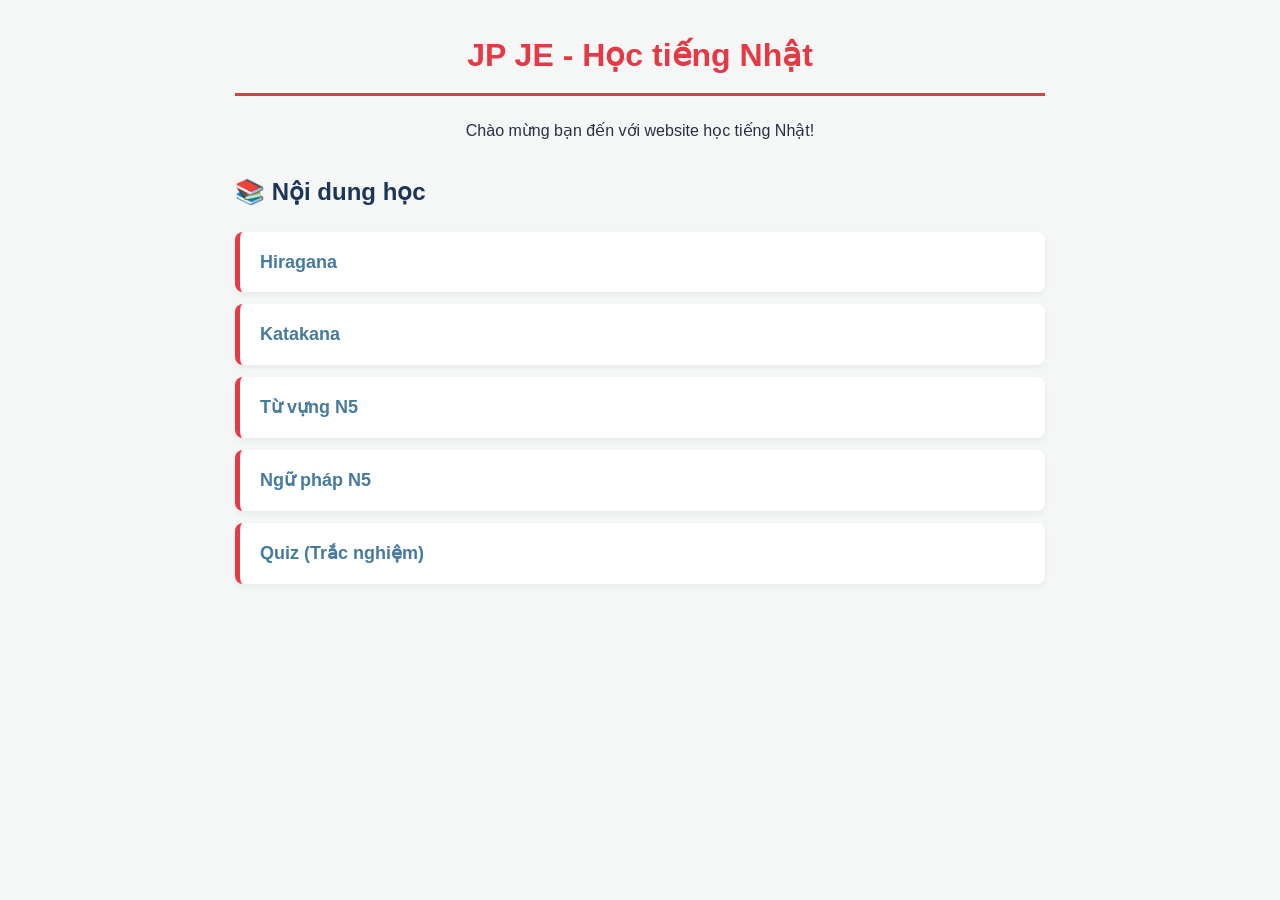
<file: index.html>
<!DOCTYPE html>
<html lang="vi">
<head>
  <meta charset="UTF-8">
  <meta name="viewport" content="width=device-width, initial-scale=1.0">
  <title>JE - Học tiếng Nhật</title>
  <!-- Dòng này quan trọng: Dùng để nối file CSS vào trang HTML -->
  <link rel="stylesheet" href="style.css">
</head>
<body>

  <h1>JP JE - Học tiếng Nhật</h1>
  <p style="text-align: center;">Chào mừng bạn đến với website học tiếng Nhật!</p>

  <h2>📚 Nội dung học</h2>

  <ul>
    <li><a href="hiragana.html">Hiragana</a></li>
    <li><a href="katakana.html">Katakana</a></li>
    <li><a href="vocab-n5.html">Từ vựng N5</a></li>
    <li><a href="grammar-n5.html">Ngữ pháp N5</a></li>
    <li><a href="quiz.html">Quiz (Trắc nghiệm)</a></li>
  </ul>

</body>
</html>
</file>
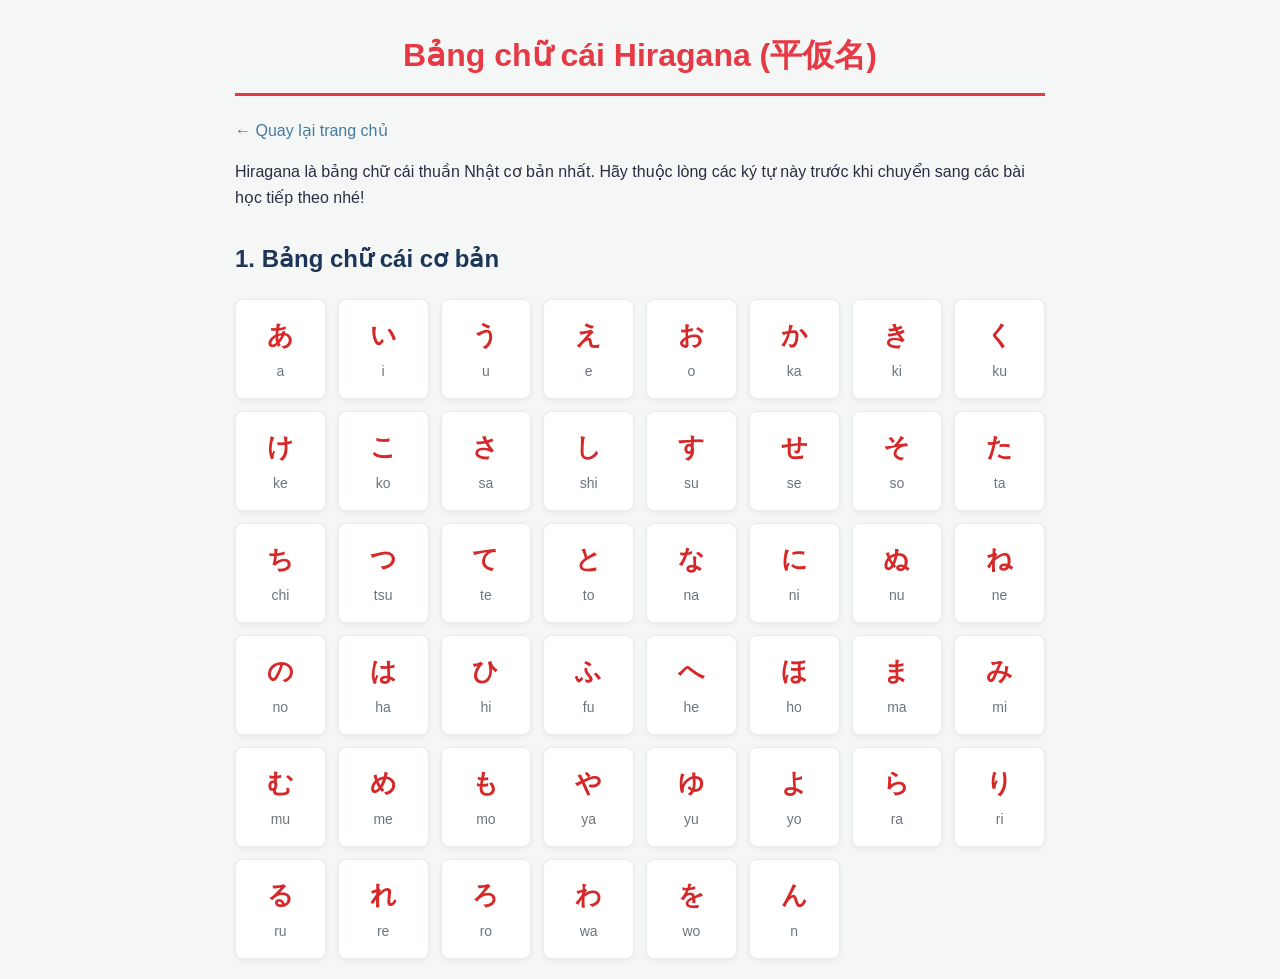
<file: hiragana.html>
<!DOCTYPE html>
<html lang="vi">
<head>
  <meta charset="UTF-8">
  <meta name="viewport" content="width=device-width, initial-scale=1.0">
  <title>Bảng chữ cái Hiragana - JE</title>
  <link rel="stylesheet" href="./style.css">
</head>
<body>
  <h1>Bảng chữ cái Hiragana (平仮名)</h1>
  <p><a href="index.html">← Quay lại trang chủ</a></p>

  <p>Hiragana là bảng chữ cái thuần Nhật cơ bản nhất. Hãy thuộc lòng các ký tự này trước khi chuyển sang các bài học tiếp theo nhé!</p>

  <h2>1. Bảng chữ cái cơ bản</h2>
  <div class="kana-grid">
    <!-- Hàng A -->
    <div class="card"><strong>あ</strong><span>a</span></div>
    <div class="card"><strong>い</strong><span>i</span></div>
    <div class="card"><strong>う</strong><span>u</span></div>
    <div class="card"><strong>え</strong><span>e</span></div>
    <div class="card"><strong>お</strong><span>o</span></div>

    <!-- Hàng Ka -->
    <div class="card"><strong>か</strong><span>ka</span></div>
    <div class="card"><strong>き</strong><span>ki</span></div>
    <div class="card"><strong>く</strong><span>ku</span></div>
    <div class="card"><strong>け</strong><span>ke</span></div>
    <div class="card"><strong>こ</strong><span>ko</span></div>

    <!-- Hàng Sa -->
    <div class="card"><strong>さ</strong><span>sa</span></div>
    <div class="card"><strong>し</strong><span>shi</span></div>
    <div class="card"><strong>す</strong><span>su</span></div>
    <div class="card"><strong>せ</strong><span>se</span></div>
    <div class="card"><strong>そ</strong><span>so</span></div>

    <!-- Hàng Ta -->
    <div class="card"><strong>た</strong><span>ta</span></div>
    <div class="card"><strong>ち</strong><span>chi</span></div>
    <div class="card"><strong>つ</strong><span>tsu</span></div>
    <div class="card"><strong>て</strong><span>te</span></div>
    <div class="card"><strong>と</strong><span>to</span></div>

    <!-- Hàng Na -->
    <div class="card"><strong>な</strong><span>na</span></div>
    <div class="card"><strong>に</strong><span>ni</span></div>
    <div class="card"><strong>ぬ</strong><span>nu</span></div>
    <div class="card"><strong>ね</strong><span>ne</span></div>
    <div class="card"><strong>の</strong><span>no</span></div>

    <!-- Hàng Ha -->
    <div class="card"><strong>は</strong><span>ha</span></div>
    <div class="card"><strong>ひ</strong><span>hi</span></div>
    <div class="card"><strong>ふ</strong><span>fu</span></div>
    <div class="card"><strong>へ</strong><span>he</span></div>
    <div class="card"><strong>ほ</strong><span>ho</span></div>

    <!-- Hàng Ma -->
    <div class="card"><strong>ま</strong><span>ma</span></div>
    <div class="card"><strong>み</strong><span>mi</span></div>
    <div class="card"><strong>む</strong><span>mu</span></div>
    <div class="card"><strong>め</strong><span>me</span></div>
    <div class="card"><strong>も</strong><span>mo</span></div>

    <!-- Hàng Ya -->
    <div class="card"><strong>や</strong><span>ya</span></div>
    <div class="card"><strong>ゆ</strong><span>yu</span></div>
    <div class="card"><strong>よ</strong><span>yo</span></div>

    <!-- Hàng Ra -->
    <div class="card"><strong>ら</strong><span>ra</span></div>
    <div class="card"><strong>り</strong><span>ri</span></div>
    <div class="card"><strong>る</strong><span>ru</span></div>
    <div class="card"><strong>れ</strong><span>re</span></div>
    <div class="card"><strong>ろ</strong><span>ro</span></div>

    <!-- Hàng Wa & N -->
    <div class="card"><strong>わ</strong><span>wa</span></div>
    <div class="card"><strong>を</strong><span>wo</span></div>
    <div class="card"><strong>ん</strong><span>n</span></div>
  </div>

</body>
</html>
</file>
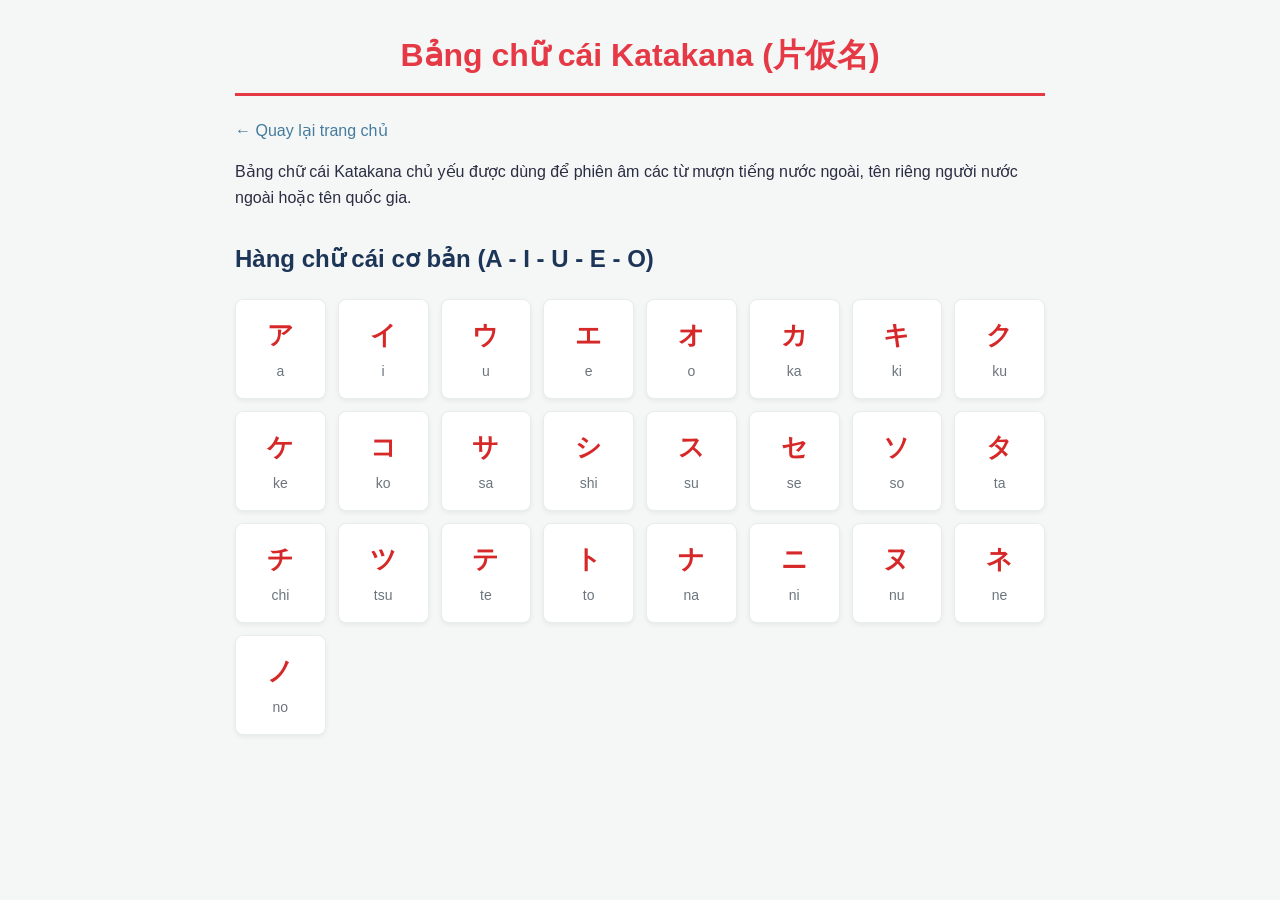
<file: katakana.html>
<!DOCTYPE html>
<html lang="vi">
<head>
  <meta charset="UTF-8">
  <meta name="viewport" content="width=device-width, initial-scale=1.0">
  <title>Bảng chữ cái Katakana - JE</title>
  <link rel="stylesheet" href="style.css">
</head>
<body>
  <h1>Bảng chữ cái Katakana (片仮名)</h1>
  <p><a href="index.html">← Quay lại trang chủ</a></p>

  <p>Bảng chữ cái Katakana chủ yếu được dùng để phiên âm các từ mượn tiếng nước ngoài, tên riêng người nước ngoài hoặc tên quốc gia.</p>

  <h2>Hàng chữ cái cơ bản (A - I - U - E - O)</h2>
  
  <div class="kana-grid">
    <div class="card"><strong>ア</strong><span>a</span></div>
    <div class="card"><strong>イ</strong><span>i</span></div>
    <div class="card"><strong>ウ</strong><span>u</span></div>
    <div class="card"><strong>エ</strong><span>e</span></div>
    <div class="card"><strong>オ</strong><span>o</span></div>
    
    <div class="card"><strong>カ</strong><span>ka</span></div>
    <div class="card"><strong>キ</strong><span>ki</span></div>
    <div class="card"><strong>ク</strong><span>ku</span></div>
    <div class="card"><strong>ケ</strong><span>ke</span></div>
    <div class="card"><strong>コ</strong><span>ko</span></div>

    <div class="card"><strong>サ</strong><span>sa</span></div>
    <div class="card"><strong>シ</strong><span>shi</span></div>
    <div class="card"><strong>ス</strong><span>su</span></div>
    <div class="card"><strong>セ</strong><span>se</span></div>
    <div class="card"><strong>ソ</strong><span>so</span></div>

    <div class="card"><strong>タ</strong><span>ta</span></div>
    <div class="card"><strong>チ</strong><span>chi</span></div>
    <div class="card"><strong>ツ</strong><span>tsu</span></div>
    <div class="card"><strong>テ</strong><span>te</span></div>
    <div class="card"><strong>ト</strong><span>to</span></div>

    <div class="card"><strong>ナ</strong><span>na</span></div>
    <div class="card"><strong>ニ</strong><span>ni</span></div>
    <div class="card"><strong>ヌ</strong><span>nu</span></div>
    <div class="card"><strong>ネ</strong><span>ne</span></div>
    <div class="card"><strong>ノ</strong><span>no</span></div>
  </div>

</body>
</html>
</file>
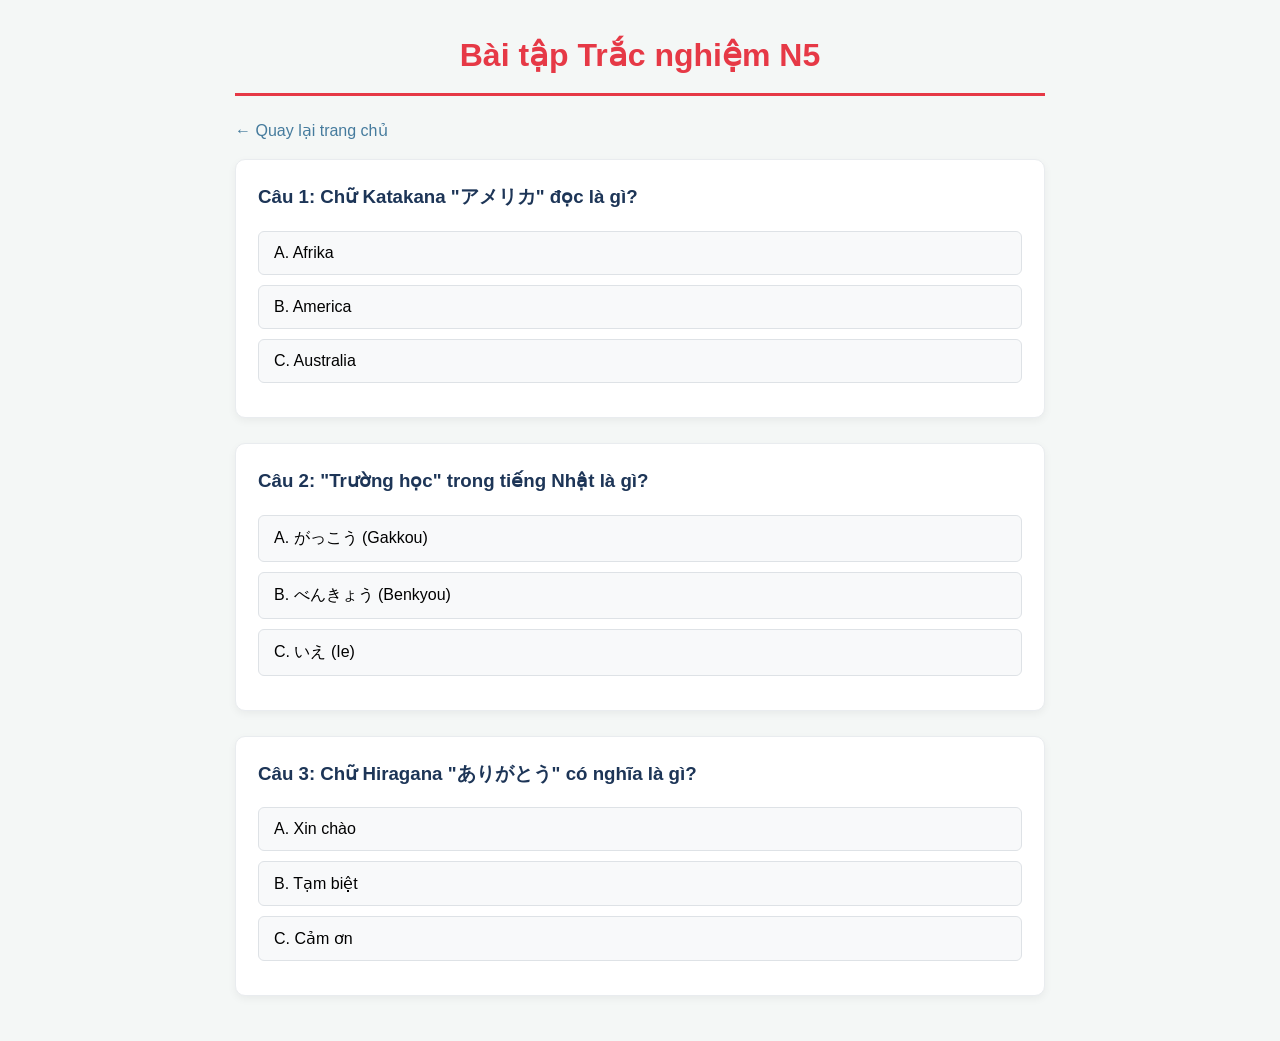
<file: quiz.html>
<!DOCTYPE html>
<html lang="vi">
<head>
  <meta charset="UTF-8">
  <meta name="viewport" content="width=device-width, initial-scale=1.0">
  <title>Trắc nghiệm tiếng Nhật - JE</title>
  <link rel="stylesheet" href="style.css">
</head>
<body>
  <h1>Bài tập Trắc nghiệm N5</h1>
  <p><a href="index.html">← Quay lại trang chủ</a></p>

  <div class="quiz-box">
    <h3>Câu 1: Chữ Katakana "アメリカ" đọc là gì?</h3>
    <div class="options">
      <button onclick="checkQuiz(1, false, this)">A. Afrika</button>
      <button onclick="checkQuiz(1, true, this)">B. America</button>
      <button onclick="checkQuiz(1, false, this)">C. Australia</button>
    </div>
    <p id="res-1" class="quiz-result"></p>
  </div>

  <div class="quiz-box">
    <h3>Câu 2: "Trường học" trong tiếng Nhật là gì?</h3>
    <div class="options">
      <button onclick="checkQuiz(2, true, this)">A. がっこう (Gakkou)</button>
      <button onclick="checkQuiz(2, false, this)">B. べんきょう (Benkyou)</button>
      <button onclick="checkQuiz(2, false, this)">C. いえ (Ie)</button>
    </div>
    <p id="res-2" class="quiz-result"></p>
  </div>

  <div class="quiz-box">
    <h3>Câu 3: Chữ Hiragana "ありがとう" có nghĩa là gì?</h3>
    <div class="options">
      <button onclick="checkQuiz(3, false, this)">A. Xin chào</button>
      <button onclick="checkQuiz(3, false, this)">B. Tạm biệt</button>
      <button onclick="checkQuiz(3, true, this)">C. Cảm ơn</button>
    </div>
    <p id="res-3" class="quiz-result"></p>
  </div>

  <script>
    function checkQuiz(questionNum, isCorrect, btnElement) {
      const resultText = document.getElementById(`res-${questionNum}`);
      const parent = btnElement.parentElement;
      const buttons = parent.querySelectorAll('button');

      // Khóa các nút chọn sau khi đã bấm
      buttons.forEach(b => b.disabled = true);

      if (isCorrect) {
        btnElement.style.backgroundColor = "#4caf50";
        btnElement.style.color = "#fff";
        resultText.innerText = "Chính xác! 🎉";
        resultText.style.color = "#2e7d32";
      } else {
        btnElement.style.backgroundColor = "#f44336";
        btnElement.style.color = "#fff";
        resultText.innerText = "Chưa đúng rồi! ❌";
        resultText.style.color = "#c62828";
      }
    }
  </script>
</body>
</html>
</file>
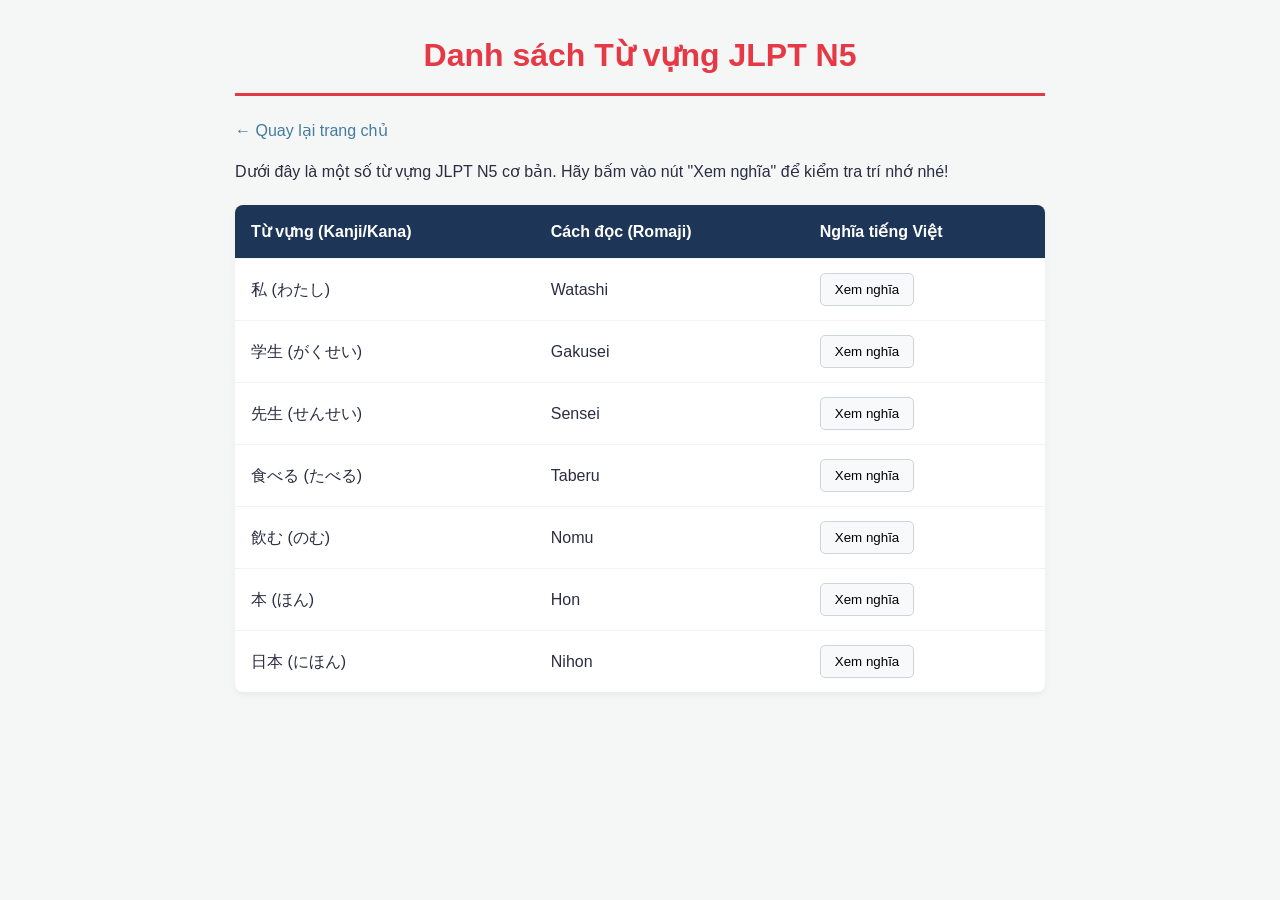
<file: voca-n5.html>
<!DOCTYPE html>
<html lang="vi">
<head>
  <meta charset="UTF-8">
  <meta name="viewport" content="width=device-width, initial-scale=1.0">
  <title>Từ vựng N5 - JE</title>
  <link rel="stylesheet" href="style.css">
</head>
<body>
  <h1>Danh sách Từ vựng JLPT N5</h1>
  <p><a href="index.html">← Quay lại trang chủ</a></p>

  <p>Dưới đây là một số từ vựng JLPT N5 cơ bản. Hãy bấm vào nút "Xem nghĩa" để kiểm tra trí nhớ nhé!</p>

  <table class="vocab-table">
    <thead>
      <tr>
        <th>Từ vựng (Kanji/Kana)</th>
        <th>Cách đọc (Romaji)</th>
        <th>Nghĩa tiếng Việt</th>
      </tr>
    </thead>
    <tbody>
      <tr>
        <td>私 (わたし)</td>
        <td>Watashi</td>
        <td><button onclick="toggleMeaning(this, 'Tôi')">Xem nghĩa</button></td>
      </tr>
      <tr>
        <td>学生 (がくせい)</td>
        <td>Gakusei</td>
        <td><button onclick="toggleMeaning(this, 'Học sinh, sinh viên')">Xem nghĩa</button></td>
      </tr>
      <tr>
        <td>先生 (せんせい)</td>
        <td>Sensei</td>
        <td><button onclick="toggleMeaning(this, 'Giáo viên, thầy cô')">Xem nghĩa</button></td>
      </tr>
      <tr>
        <td>食べる (たべる)</td>
        <td>Taberu</td>
        <td><button onclick="toggleMeaning(this, 'Ăn')">Xem nghĩa</button></td>
      </tr>
      <tr>
        <td>飲む (のむ)</td>
        <td>Nomu</td>
        <td><button onclick="toggleMeaning(this, 'Uống')">Xem nghĩa</button></td>
      </tr>
      <tr>
        <td>本 (ほん)</td>
        <td>Hon</td>
        <td><button onclick="toggleMeaning(this, 'Sách')">Xem nghĩa</button></td>
      </tr>
      <tr>
        <td>日本 (にほん)</td>
        <td>Nihon</td>
        <td><button onclick="toggleMeaning(this, 'Nhật Bản')">Xem nghĩa</button></td>
      </tr>
    </tbody>
  </table>

  <script>
    function toggleMeaning(btn, text) {
      if (btn.innerText === "Xem nghĩa") {
        btn.innerText = text;
        btn.style.backgroundColor = "#e8f5e9";
        btn.style.color = "#2e7d32";
      } else {
        btn.innerText = "Xem nghĩa";
        btn.style.backgroundColor = "";
        btn.style.color = "";
      }
    }
  </script>
</body>
</html>
</file>
<file: style.css>
/* ==========================================
   1. CẤU HÌNH CHUNG (GENERAL STYLES)
   ========================================== */
* {
  box-sizing: border-box;
}

body {
  font-family: 'Segoe UI', Roboto, Helvetica, Arial, sans-serif;
  background-color: #f4f7f6;
  color: #2b2d42;
  max-width: 850px;
  margin: 0 auto;
  padding: 20px;
  line-height: 1.6;
}

/* Đường dẫn quay lại trang chủ */
a {
  color: #457b9d;
  text-decoration: none;
  transition: color 0.2s ease;
}

a:hover {
  color: #1d3557;
  text-decoration: underline;
}

/* Tiêu đề trang */
h1 {
  color: #e63946;
  text-align: center;
  border-bottom: 3px solid #e63946;
  padding-bottom: 12px;
  margin-top: 10px;
}

h2 {
  color: #1d3557;
  margin-top: 30px;
}


/* ==========================================
   2. DANH SÁCH BÀI HỌC Ở TRANG CHỦ (INDEX)
   ========================================== */
ul {
  list-style-type: none;
  padding: 0;
}

ul li {
  background-color: #ffffff;
  margin: 12px 0;
  padding: 16px 20px;
  border-radius: 8px;
  border-left: 5px solid #e63946;
  box-shadow: 0 3px 6px rgba(0, 0, 0, 0.05);
  transition: transform 0.2s, box-shadow 0.2s;
}

ul li:hover {
  transform: translateY(-3px);
  box-shadow: 0 6px 12px rgba(0, 0, 0, 0.1);
}

ul li a {
  font-weight: bold;
  font-size: 18px;
  display: block;
}


/* ==========================================
   3. BẢNG THẺ CHỮ KATAKANA / HIRAGANA
   ========================================== */
.kana-grid {
  display: grid;
  grid-template-columns: repeat(auto-fill, minmax(80px, 1fr));
  gap: 12px;
  margin-top: 20px;
}

.card {
  background: #ffffff;
  padding: 15px 10px;
  border-radius: 8px;
  text-align: center;
  box-shadow: 0 2px 5px rgba(0, 0, 0, 0.06);
  display: flex;
  flex-direction: column;
  align-items: center;
  justify-content: center;
  border: 1px solid #e9ecef;
}

.card strong {
  font-size: 26px;
  color: #d62828;
}

.card span {
  font-size: 14px;
  color: #6c757d;
  margin-top: 4px;
}


/* ==========================================
   4. BẢNG TỪ VỰNG N5 (VOCABULARY TABLE)
   ========================================== */
.vocab-table {
  width: 100%;
  border-collapse: collapse;
  background: #ffffff;
  margin-top: 20px;
  border-radius: 8px;
  overflow: hidden;
  box-shadow: 0 3px 6px rgba(0, 0, 0, 0.05);
}

.vocab-table th, 
.vocab-table td {
  padding: 14px 16px;
  text-align: left;
  border-bottom: 1px solid #f1f3f5;
}

.vocab-table th {
  background-color: #1d3557;
  color: #ffffff;
  font-weight: 600;
}

.vocab-table tr:last-child td {
  border-bottom: none;
}

.vocab-table button {
  padding: 8px 14px;
  border: 1px solid #ced4da;
  background-color: #f8f9fa;
  border-radius: 5px;
  cursor: pointer;
  font-weight: 500;
  transition: all 0.2s ease;
}

.vocab-table button:hover {
  background-color: #e9ecef;
}


/* ==========================================
   5. BÀI TẬP TRẮC NGHIỆM (QUIZ)
   ========================================== */
.quiz-box {
  background: #ffffff;
  padding: 22px;
  border-radius: 10px;
  margin-bottom: 25px;
  box-shadow: 0 3px 8px rgba(0, 0, 0, 0.05);
  border: 1px solid #e9ecef;
}

.quiz-box h3 {
  margin-top: 0;
  color: #1d3557;
}

.options button {
  display: block;
  width: 100%;
  padding: 12px 15px;
  margin: 10px 0;
  border: 1px solid #dee2e6;
  border-radius: 6px;
  background-color: #f8f9fa;
  font-size: 16px;
  cursor: pointer;
  text-align: left;
  transition: background-color 0.2s, border-color 0.2s;
}

.options button:hover:not([disabled]) {
  background-color: #e2e6ea;
  border-color: #adb5bd;
}

.quiz-result {
  font-weight: bold;
  font-size: 16px;
  margin-top: 12px;
  margin-bottom: 0;
}


/* ==========================================
   6. TỐI ƯU GIAO DIỆN ĐIỆN THOẠI (RESPONSIVE)
   ========================================== */
@media (max-width: 600px) {
  body {
    padding: 12px;
  }

  h1 {
    font-size: 22px;
  }

  .kana-grid {
    grid-template-columns: repeat(auto-fill, minmax(60px, 1fr));
    gap: 8px;
  }

  .card strong {
    font-size: 20px;
  }

  .vocab-table th, 
  .vocab-table td {
    padding: 10px;
    font-size: 14px;
  }
}
</file>
